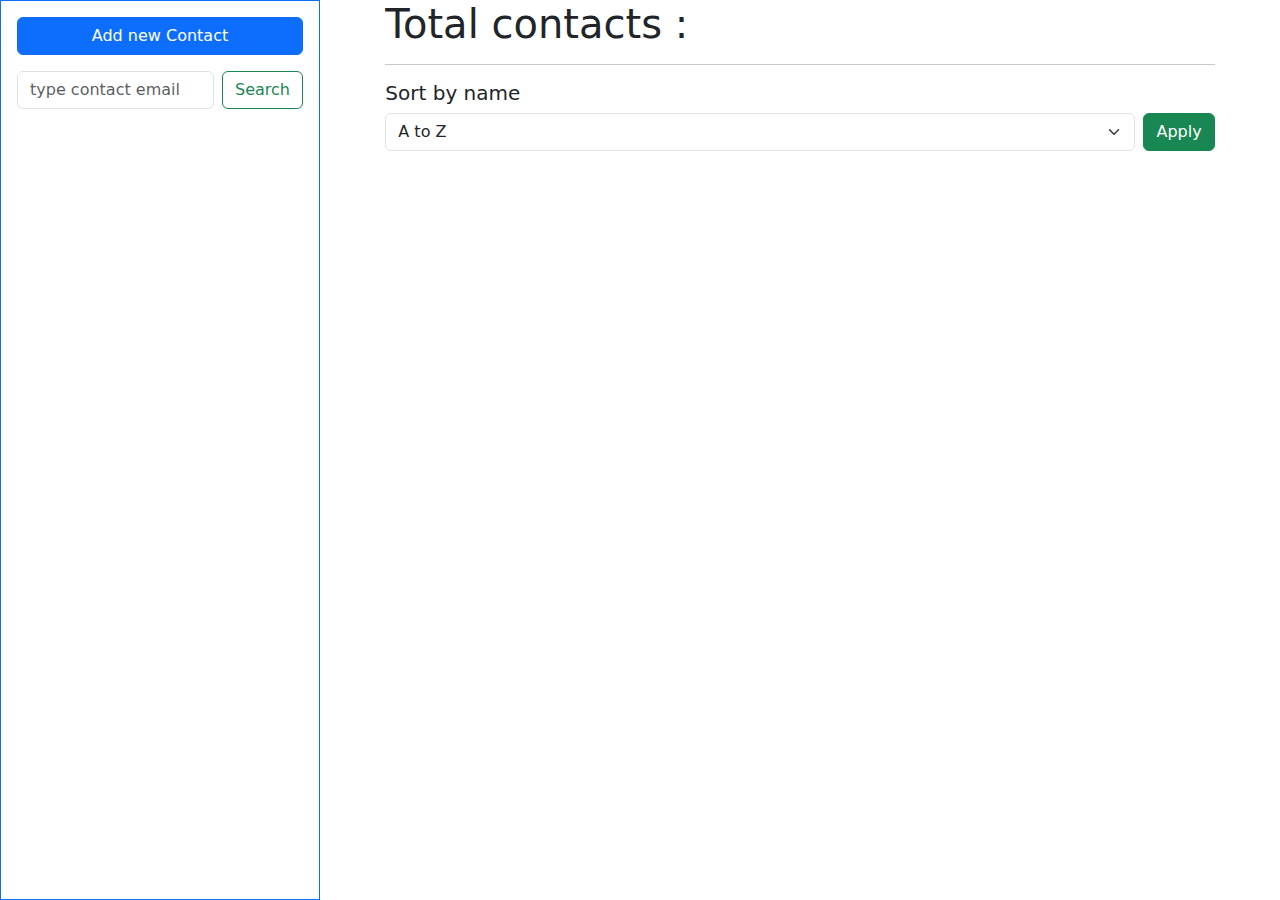
<file: arraysManipulation/index.html>
<!DOCTYPE html>
<html lang="en">

<head>
    <meta charset="UTF-8">
    <meta name="viewport" content="width=device-width, initial-scale=1.0">
    <title>Plan d'action Local Storage | Arrays manipulation</title>
    <link href="https://cdn.jsdelivr.net/npm/bootstrap@5.3.3/dist/css/bootstrap.min.css" rel="stylesheet">
    <link rel="stylesheet" href="https://cdn.jsdelivr.net/npm/bootstrap-icons@1.11.3/font/bootstrap-icons.min.css">
</head>

<body>

    <div class="container-fluid">
        <div class="row">
            <div class="col-3 border border-primary vh-100 p-3 d-flex flex-column">

                <div class="mb-3">
                    <button class="btn btn-primary w-100" data-bs-toggle="modal" data-bs-target="#AddContactModal">Add
                        new Contact</button>
                </div>

                <div class="searchbar mb-4">
                    <form class="d-flex" role="search" name="search">
                        <input class="form-control me-2" type="search" id="searchinput" placeholder="type contact email"
                            aria-label="Search" />
                        <button class="btn btn-outline-success" type="submit">Search</button>
                    </form>
                </div>

                <div class="overflow-auto" id="contactList">


                </div>
            </div>
            <div class="container col-8">
                <h1>Total contacts : <span id="total"></span></h1>
                <hr>
                <h5>Sort by name </h5>
                <form name="sortform">
                    <div class="d-flex gap-2">
                        <select class="form-select" aria-label="Default select example" id="selectsort">
                            <option value="1">A to Z</option>
                            <option value="2">Z to A</option>
                        </select>
                        <button type="submit" class="btn btn-success">Apply</button>
                    </div>
                </form>
                <div id="rendersort" class="d-flex gap-2 mt-3 flex-wrap">

                </div>
            </div>
        </div>
    </div>
    </div>

    <!-- Modal -->
    <div class="modal fade" id="AddContactModal" tabindex="-1" aria-labelledby="exampleModalLabel" aria-hidden="true">
        <div class="modal-dialog">
            <div class="modal-content">
                <div class="modal-header">
                    <h1 class="modal-title fs-5" id="exampleModalLabel">Modal title</h1>
                    <button type="button" class="btn-close" data-bs-dismiss="modal" aria-label="Close"></button>
                </div>
                <div class="modal-body">
                    <form class="form" name="addForm">
                        <div class="mb-3">
                            <label for="FullName" class="form-label">Full Name</label>
                            <input type="text" id="FullName" name="FullName" class="form-control">
                        </div>
                        <div class="mb-3">
                            <label for="email">Email</label>
                            <input type="email" id="email" name="email" class="form-control">
                        </div>
                        <div class="mb-3">
                            <label for="phone" class="form-label">Phone number</label>
                            <input type="tel" id="phone" name="phone" class="form-control">
                        </div>
                        <div class="modal-footer">
                            <button type="button" class="btn btn-secondary" data-bs-dismiss="modal">Close</button>
                            <button type="submit" class="btn btn-primary">Add new contact</button>
                        </div>
                    </form>
                </div>
            </div>
        </div>
    </div>
    <!-- modal -->
    <div class="modal fade" id="EditContact" tabindex="-1" aria-labelledby="exampleModalLabel" aria-hidden="true">
        <div class="modal-dialog">
            <div class="modal-content">
                <div class="modal-header">
                    <h1 class="modal-title fs-5" id="exampleModalLabel">Edit contact</h1>
                    <button type="button" class="btn-close" data-bs-dismiss="modal" aria-label="Close"></button>
                </div>
                <div class="modal-body" id="editbody">

                </div>
            </div>
        </div>
    </div>
    <script src="https://cdn.jsdelivr.net/npm/bootstrap@5.3.3/dist/js/bootstrap.bundle.min.js"></script>
    <script src="index.js"></script>
</body>

</html>
</file>
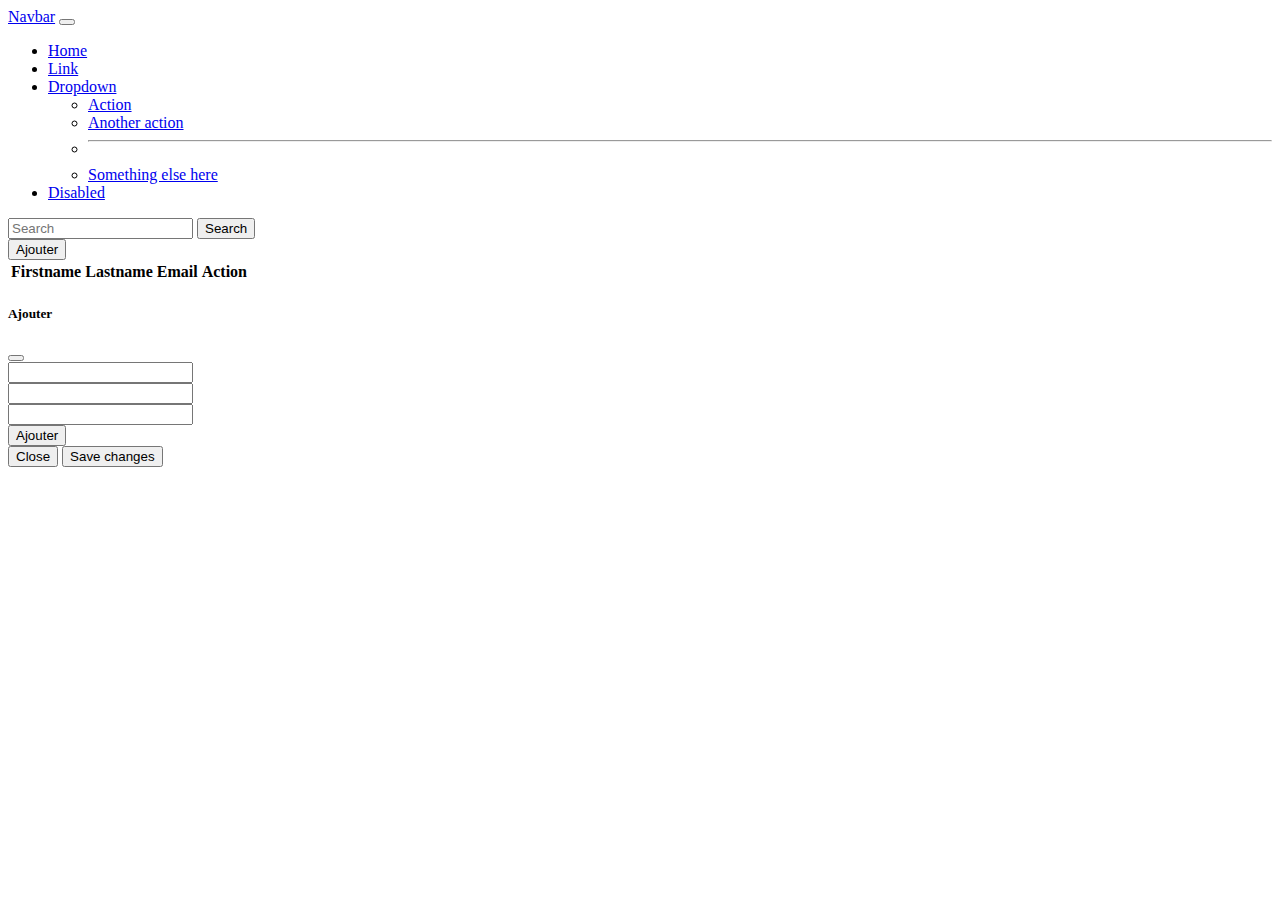
<file: MES/index.html>
<!DOCTYPE html>
<html lang="en">

<head>
    <meta charset="UTF-8">
    <meta name="viewport" content="width=device-width, initial-scale=1.0">
    <link href="https://cdn.jsdelivr.net/npm/bootstrap@5.0.2/dist/css/bootstrap.min.css" rel="stylesheet"
        integrity="sha384-EVSTQN3/azprG1Anm3QDgpJLIm9Nao0Yz1ztcQTwFspd3yD65VohhpuuCOmLASjC" crossorigin="anonymous">
    <title>Document</title>
</head>

<body>
    <header>
        <nav class="navbar navbar-expand-lg navbar-light bg-light">
            <div class="container-fluid">
                <a class="navbar-brand" href="#">Navbar</a>
                <button class="navbar-toggler" type="button" data-bs-toggle="collapse"
                    data-bs-target="#navbarSupportedContent" aria-controls="navbarSupportedContent"
                    aria-expanded="false" aria-label="Toggle navigation">
                    <span class="navbar-toggler-icon"></span>
                </button>
                <div class="collapse navbar-collapse" id="navbarSupportedContent">
                    <ul class="navbar-nav me-auto mb-2 mb-lg-0">
                        <li class="nav-item">
                            <a class="nav-link active" aria-current="page" href="#">Home</a>
                        </li>
                        <li class="nav-item">
                            <a class="nav-link" href="#">Link</a>
                        </li>
                        <li class="nav-item dropdown">
                            <a class="nav-link dropdown-toggle" href="#" id="navbarDropdown" role="button"
                                data-bs-toggle="dropdown" aria-expanded="false">
                                Dropdown
                            </a>
                            <ul class="dropdown-menu" aria-labelledby="navbarDropdown">
                                <li><a class="dropdown-item" href="#">Action</a></li>
                                <li><a class="dropdown-item" href="#">Another action</a></li>
                                <li>
                                    <hr class="dropdown-divider">
                                </li>
                                <li><a class="dropdown-item" href="#">Something else here</a></li>
                            </ul>
                        </li>
                        <li class="nav-item">
                            <a class="nav-link disabled" href="#" tabindex="-1" aria-disabled="true">Disabled</a>
                        </li>
                    </ul>
                    <form class="d-flex" name="searchform">
                        <input class="form-control me-2" type="search" id="searchkw" placeholder="Search" aria-label="Search">
                        <button class="btn btn-outline-success" type="submit">Search</button>
                    </form>
                </div>
            </div>
        </nav>
    </header>
    <main class="container">
        <section class="header-section d-flex justify-content-end mt-5 bg-dark p-5">
            <div class="">
                <button type="button" class="btn btn-success" data-bs-toggle="modal"
                    data-bs-target="#exampleModal">Ajouter</button>
            </div>
        </section>
        <table class="table">
            <thead>
                <tr>
                    <th scope="col">Firstname</th>
                    <th scope="col">Lastname</th>
                    <th scope="col">Email</th>
                    <th scope="col">Action</th>
                </tr>
            </thead>
            <tbody id="dataContent">
                
            </tbody>
        </table>
    </main>


    <div class="modal fade" id="exampleModal" tabindex="-1" aria-labelledby="exampleModalLabel" aria-hidden="true">
        <div class="modal-dialog">
            <div class="modal-content">
                <div class="modal-header">
                    <h5 class="modal-title" id="exampleModalLabel">Ajouter</h5>
                    <button type="button" class="btn-close" data-bs-dismiss="modal" aria-label="Close"></button>
                </div>
                <div class="modal-body">
                    <form name="ajouter" action="">
                        <div class="form-group">
                            <label for="firstname" class="form-label"></label>
                            <input type="text" name="firstname" id="firstname" class="form-control">
                        </div>
                        <div class="form-group">
                            <label for="lastname" class="form-label"></label>
                            <input type="text" name="lastname" id="lastname" class="form-control">
                        </div>
                        <div class="form-group">
                            <label for="email" class="form-label"></label>
                            <input type="text" name="email" id="email" class="form-control">
                        </div>
                        <div class="form-group mt-4">
                            <button class="btn btn-success w-100">Ajouter</button>
                        </div>
                    </form>
                </div>
                <div class="modal-footer">
                    <button type="button" class="btn btn-secondary" data-bs-dismiss="modal">Close</button>
                    <button type="button" class="btn btn-primary">Save changes</button>
                </div>
            </div>
        </div>
    </div>


    <script src="https://cdn.jsdelivr.net/npm/bootstrap@5.0.2/dist/js/bootstrap.bundle.min.js"
        integrity="sha384-MrcW6ZMFYlzcLA8Nl+NtUVF0sA7MsXsP1UyJoMp4YLEuNSfAP+JcXn/tWtIaxVXM"
        crossorigin="anonymous"></script>
        <script src="script.js"></script>
</body>

</html>
</file>
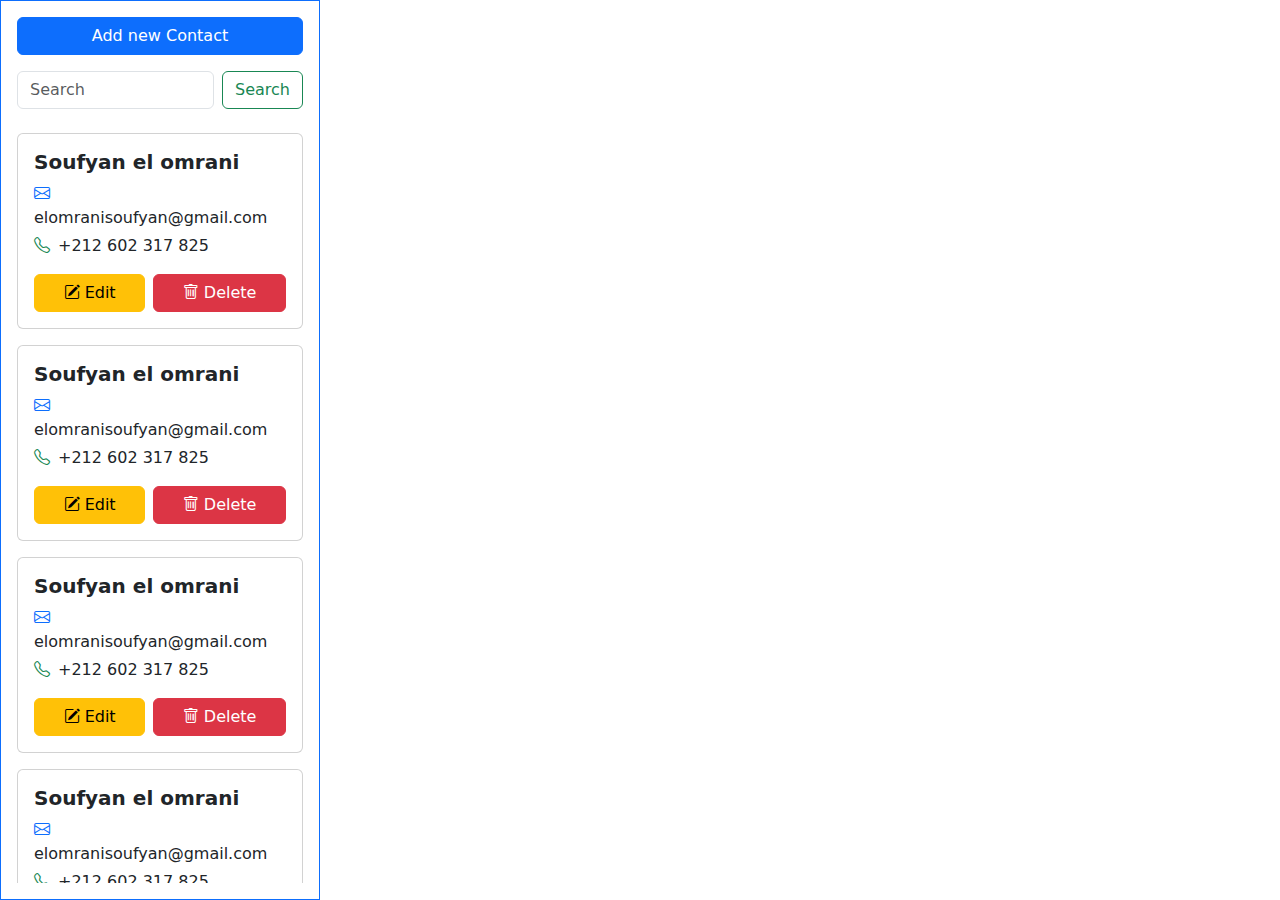
<file: objectsManipulation/index.html>
<!DOCTYPE html>
<html lang="en">

<head>
    <meta charset="UTF-8">
    <meta name="viewport" content="width=device-width, initial-scale=1.0">
    <title>Plan d'action Local Storage | Arrays manipulation</title>
    <link href="https://cdn.jsdelivr.net/npm/bootstrap@5.3.3/dist/css/bootstrap.min.css" rel="stylesheet">
    <link rel="stylesheet" href="https://cdn.jsdelivr.net/npm/bootstrap-icons@1.11.3/font/bootstrap-icons.min.css">
</head>

<body>

    <div class="container-fluid">
        <div class="row">
            <div class="col-3 border border-primary vh-100 p-3 d-flex flex-column">

                <div class="mb-3">
                    <button class="btn btn-primary w-100" data-bs-toggle="modal" data-bs-target="#AddContactModal">Add
                        new Contact</button>
                </div>

                <div class="searchbar mb-4">
                    <form class="d-flex" role="search" name="searchform">
                        <input class="form-control me-2" id=searchkw"" type="search" placeholder="Search" aria-label="Search" />
                        <button class="btn btn-outline-success" type="submit">Search</button>
                    </form>
                </div>

                <div class="overflow-auto">
                    <div class="card mb-3 w-100">
                        <div class="card-body">
                            <h5 class="card-title fw-bold">Soufyan el omrani</h5>
                            <div class="card-text mb-3">
                                <div class="mb-1"><i
                                        class="bi bi-envelope me-2 text-primary"></i>elomranisoufyan@gmail.com
                                </div>
                                <div><i class="bi bi-telephone me-2 text-success"></i>+212 602 317 825</div>
                            </div>
                            <div class="d-flex gap-2">
                                <button class="btn btn-warning flex-fill"><i class="bi bi-pencil-square"></i>
                                    Edit</button>
                                <button class="btn btn-danger flex-fill"><i class="bi bi-trash"></i> Delete</button>
                            </div>
                        </div>
                    </div>
                    <div class="card mb-3 w-100">
                        <div class="card-body">
                            <h5 class="card-title fw-bold">Soufyan el omrani</h5>
                            <div class="card-text mb-3">
                                <div class="mb-1"><i
                                        class="bi bi-envelope me-2 text-primary"></i>elomranisoufyan@gmail.com
                                </div>
                                <div><i class="bi bi-telephone me-2 text-success"></i>+212 602 317 825</div>
                            </div>
                            <div class="d-flex gap-2">
                                <button class="btn btn-warning flex-fill"><i class="bi bi-pencil-square"></i>
                                    Edit</button>
                                <button class="btn btn-danger flex-fill"><i class="bi bi-trash"></i> Delete</button>
                            </div>
                        </div>
                    </div>
                    <div class="card mb-3 w-100">
                        <div class="card-body">
                            <h5 class="card-title fw-bold">Soufyan el omrani</h5>
                            <div class="card-text mb-3">
                                <div class="mb-1"><i
                                        class="bi bi-envelope me-2 text-primary"></i>elomranisoufyan@gmail.com
                                </div>
                                <div><i class="bi bi-telephone me-2 text-success"></i>+212 602 317 825</div>
                            </div>
                            <div class="d-flex gap-2">
                                <button class="btn btn-warning flex-fill"><i class="bi bi-pencil-square"></i>
                                    Edit</button>
                                <button class="btn btn-danger flex-fill"><i class="bi bi-trash"></i> Delete</button>
                            </div>
                        </div>
                    </div>
                    <div class="card mb-3 w-100">
                        <div class="card-body">
                            <h5 class="card-title fw-bold">Soufyan el omrani</h5>
                            <div class="card-text mb-3">
                                <div class="mb-1"><i
                                        class="bi bi-envelope me-2 text-primary"></i>elomranisoufyan@gmail.com
                                </div>
                                <div><i class="bi bi-telephone me-2 text-success"></i>+212 602 317 825</div>
                            </div>
                            <div class="d-flex gap-2">
                                <button class="btn btn-warning flex-fill"><i class="bi bi-pencil-square"></i>
                                    Edit</button>
                                <button class="btn btn-danger flex-fill"><i class="bi bi-trash"></i> Delete</button>
                            </div>
                        </div>
                    </div>
                </div>

            </div>

            <div class="col-8">
            </div>
        </div>
    </div>


    <!-- Modal -->
    <div class="modal fade" id="AddContactModal" tabindex="-1" aria-labelledby="exampleModalLabel" aria-hidden="true">
        <div class="modal-dialog">
            <div class="modal-content">
                <div class="modal-header">
                    <h1 class="modal-title fs-5" id="exampleModalLabel">Modal title</h1>
                    <button type="button" class="btn-close" data-bs-dismiss="modal" aria-label="Close"></button>
                </div>
                <div class="modal-body">
                    <form class="form">
                        <div class="mb-3">
                            <label for="FullName" class="form-label">Full Name</label>
                            <input type="text" id="FullName" class="form-control">
                        </div>
                        <div class="mb-3">
                            <label for="email">Email</label>
                            <input type="email" id="email" class="form-control">
                        </div>
                        <div class="mb-3">
                            <label for="phone" class="form-label">Phone number</label>
                            <input type="tel" id="phone" class="form-control">
                        </div>
                        <div class="modal-footer">
                            <button type="submit" class="btn btn-secondary" data-bs-dismiss="modal">Close</button>
                            <button type="button" class="btn btn-primary">Add new contact</button>
                        </div>
                    </form>
                </div>

            </div>
        </div>
    </div>
    <script src="https://cdn.jsdelivr.net/npm/bootstrap@5.3.3/dist/js/bootstrap.bundle.min.js"></script>
    <script src="script.js"></script>
</body>

</html>
</file>
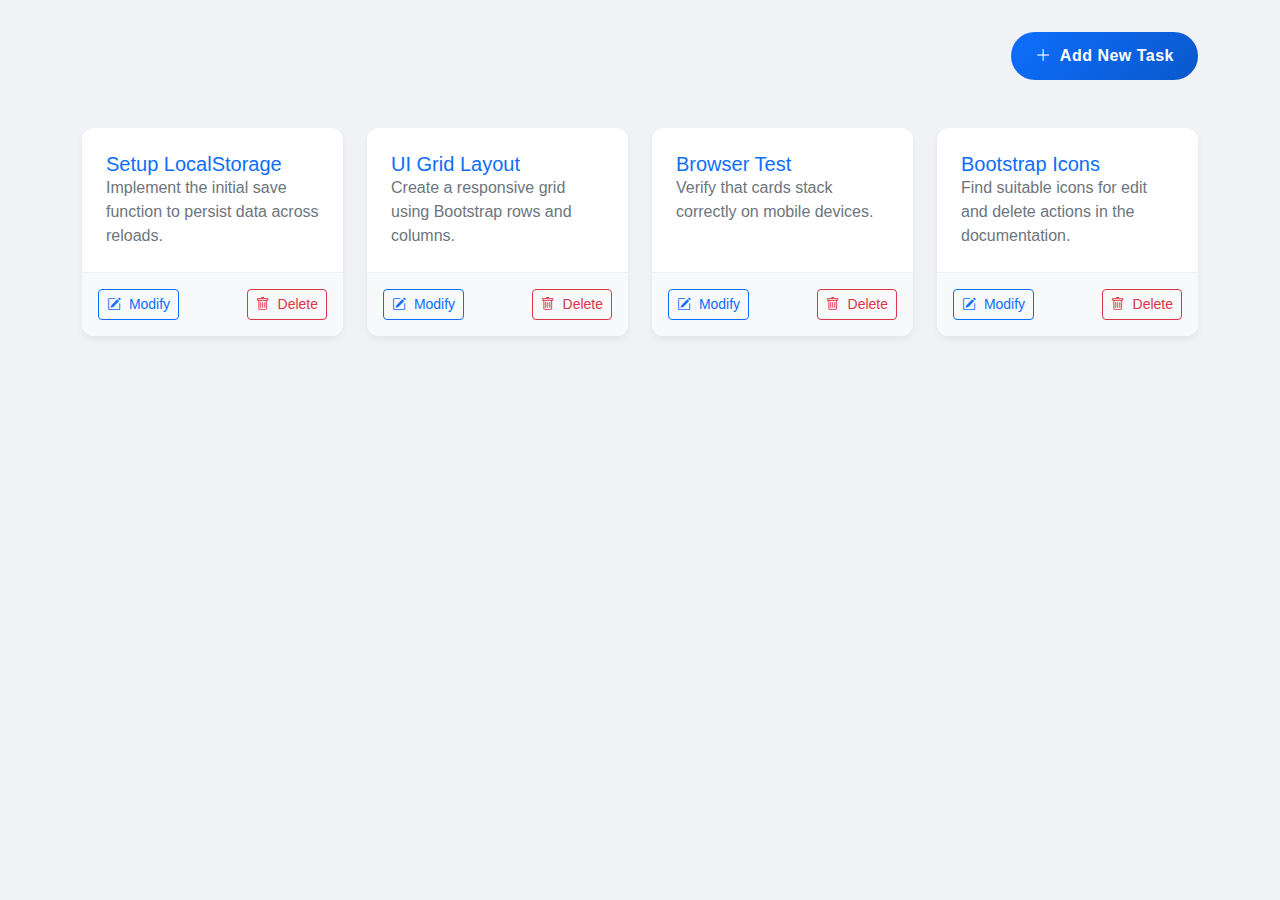
<file: localStorage/miniproject.html>
<!DOCTYPE html>
<html lang="en">

<head>
    <meta charset="UTF-8">
    <meta name="viewport" content="width=device-width, initial-scale=1.0">
    <title>Mini Project | Plan d'action Local Storage</title>
    <link href="https://cdn.jsdelivr.net/npm/bootstrap@5.3.3/dist/css/bootstrap.min.css" rel="stylesheet"
        xintegrity="sha384-QWTKZyjpPEjISv5WaRU9OFeRpok6YctnYmDr5pNlyT2bRjXh0JMhjY6hW+ALEwIH" crossorigin="anonymous">
    <link rel="stylesheet" href="https://cdn.jsdelivr.net/npm/bootstrap-icons@1.11.3/font/bootstrap-icons.min.css">
    <link rel="stylesheet" href="miniproject.css">
</head>

<body>
    <div class="container main-container">

        <div class="row mb-5 align-items-center">
            <div class="col-md-6 text-center text-md-start">
            </div>
            <div class="col-md-6 text-center text-md-end mt-3 mt-md-0">
                <button type="button" class="btn btn-primary btn-add-task text-white rounded-pill"
                    data-bs-toggle="modal" data-bs-target="#addtaskmodal">
                    <i class="bi bi-plus-lg me-2"></i>Add New Task
                </button>
            </div>
        </div>

        <div class="row g-4 justify-content-center">

            <div class="col-12 col-md-6 col-lg-3">
                <div class="task-card d-flex flex-column">
                    <div class="card-body">
                        <h5 class="card-title text-primary">Setup LocalStorage</h5>
                        <p class="card-text text-secondary">Implement the initial save function to persist data across
                            reloads.</p>
                    </div>
                    <div class="card-footer d-flex justify-content-between">
                        <button class="btn btn-outline-primary btn-sm btn-action w-45">
                            <i class="bi bi-pencil-square me-1"></i> Modify
                        </button>
                        <button class="btn btn-outline-danger btn-sm btn-action w-45">
                            <i class="bi bi-trash me-1"></i> Delete
                        </button>
                    </div>
                </div>
            </div>

            <div class="col-12 col-md-6 col-lg-3">
                <div class="task-card d-flex flex-column">
                    <div class="card-body">
                        <h5 class="card-title text-primary">UI Grid Layout</h5>
                        <p class="card-text text-secondary">Create a responsive grid using Bootstrap rows and columns.
                        </p>
                    </div>
                    <div class="card-footer d-flex justify-content-between">
                        <button class="btn btn-outline-primary btn-sm btn-action w-45">
                            <i class="bi bi-pencil-square me-1"></i> Modify
                        </button>
                        <button class="btn btn-outline-danger btn-sm btn-action w-45">
                            <i class="bi bi-trash me-1"></i> Delete
                        </button>
                    </div>
                </div>
            </div>

            <div class="col-12 col-md-6 col-lg-3">
                <div class="task-card d-flex flex-column">
                    <div class="card-body">
                        <h5 class="card-title text-primary">Browser Test</h5>
                        <p class="card-text text-secondary">Verify that cards stack correctly on mobile devices.</p>
                    </div>
                    <div class="card-footer d-flex justify-content-between">
                        <button class="btn btn-outline-primary btn-sm btn-action w-45">
                            <i class="bi bi-pencil-square me-1"></i> Modify
                        </button>
                        <button class="btn btn-outline-danger btn-sm btn-action w-45">
                            <i class="bi bi-trash me-1"></i> Delete
                        </button>
                    </div>
                </div>
            </div>

            <div class="col-12 col-md-6 col-lg-3">
                <div class="task-card d-flex flex-column">
                    <div class="card-body">
                        <h5 class="card-title text-primary">Bootstrap Icons</h5>
                        <p class="card-text text-secondary">Find suitable icons for edit and delete actions in the
                            documentation.</p>
                    </div>
                    <div class="card-footer d-flex justify-content-between">
                        <button class="btn btn-outline-primary btn-sm btn-action w-45">
                            <i class="bi bi-pencil-square me-1"></i> Modify
                        </button>
                        <button class="btn btn-outline-danger btn-sm btn-action w-45">
                            <i class="bi bi-trash me-1"></i> Delete
                        </button>
                    </div>
                </div>
            </div>

        </div>
    </div>

    <!-- modal  -->
    <div class="modal fade" id="addtaskmodal" tabindex="-1" aria-labelledby="exampleModalLabel" aria-hidden="true">
        <div class="modal-dialog">
            <div class="modal-content">
                <div class="modal-header">
                    <h1 class="modal-title fs-5" id="exampleModalLabel">Modal title</h1>
                    <button type="button" class="btn-close" data-bs-dismiss="modal" aria-label="Close"></button>
                </div>
                <div class="modal-body">
                    <form id="taskForm">
                        <div class="modal-body">
                            <div class="mb-3">
                                <label for="taskTitle" class="form-label">Task Title</label>
                                <input type="text" class="form-control" id="taskTitle" placeholder="Enter task title"
                                    required>
                            </div>

                            <div class="mb-3">
                                <label for="taskDescription" class="form-label">Description</label>
                                <textarea class="form-control" id="taskDescription" placeholder="Add a description..."
                                    style="height: 100px" required></textarea>
                            </div>
                        </div>

                        <div class="modal-footer">
                            <button type="button" class="btn btn-secondary" data-bs-dismiss="modal">Close</button>
                            <button type="submit" class="btn btn-primary">Add Task</button>
                        </div>
                    </form>
                </div>
            </div>
        </div>
    </div>
    <script src="https://cdn.jsdelivr.net/npm/bootstrap@5.3.3/dist/js/bootstrap.bundle.min.js"
        xintegrity="sha384-YvpcrYf0tY3lHB60NNkmXc5s9fDVZLESaAA55NDzOxhy9GkcIdslK1eN7N6jIeHz"
        crossorigin="anonymous"></script>
    <script src="miniproject.js"></script>
</body>

</html>
</file>
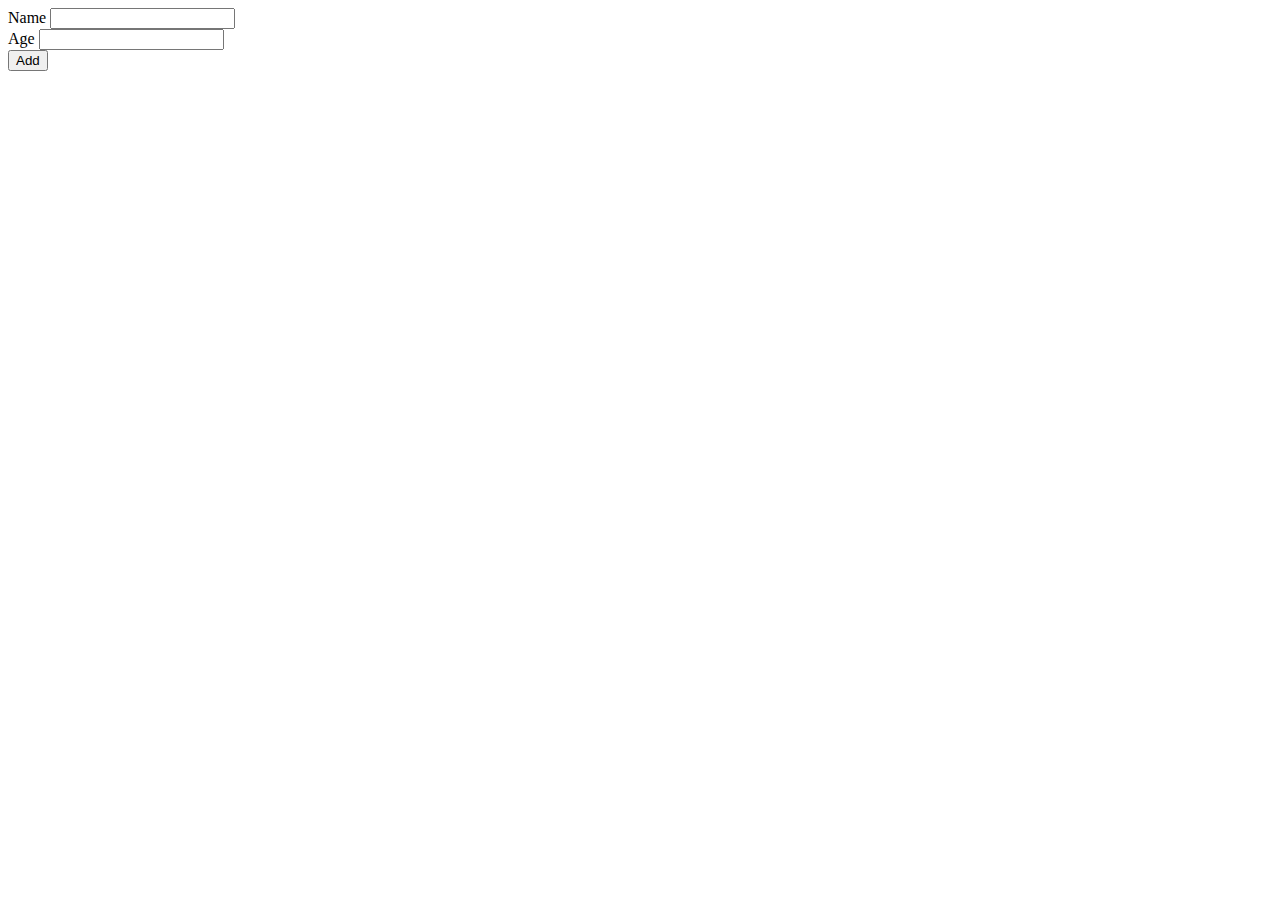
<file: localStorage/part5.html>
<!DOCTYPE html>
<html lang="en">

<head>
    <meta charset="UTF-8">
    <meta name="viewport" content="width=device-width, initial-scale=1.0">
    <title>Plan d'action Local Storage</title>
    <link href="https://cdn.jsdelivr.net/npm/bootstrap@5.3.8/dist/css/bootstrap.min.css" rel="stylesheet"
        integrity="sha384-sRIl4kxILFvY47J16cr9ZwB07vP4J8+LH7qKQnuqkuIAvNWLzeN8tE5YBujZqJLB" crossorigin="anonymous">
    <link rel="stylesheet" href="style.css">
</head>

<body>
    <div class="container">
        <form name="localstorage">
            <div class="mb-3 w-25">
                <label for="name" class="form-label">Name</label>
                <input type="text" class="form-control" id="name">
            </div>
            <div class="mb-3 w-25">
                <label for="age" class="form-label">Age</label>
                <input type="number" class="form-control" id="age">
            </div>
            <button type="submit" class="btn btn-primary">Add</button>
        </form>
    </div>
    <script src="https://cdn.jsdelivr.net/npm/bootstrap@5.3.8/dist/js/bootstrap.bundle.min.js"
        integrity="sha384-FKyoEForCGlyvwx9Hj09JcYn3nv7wiPVlz7YYwJrWVcXK/BmnVDxM+D2scQbITxI"
        crossorigin="anonymous"></script>
    <script src="localStoragepart5.js"></script>
</body>

</html>
</file>
<file: localStorage/miniproject.css>
body {
            background-color: #f0f2f5;
            font-family: 'Segoe UI', Tahoma, Geneva, Verdana, sans-serif;
        }

        .main-container {
            padding-top: 2rem;
            padding-bottom: 2rem;
        }

        .task-card {
            border: none;
            border-radius: 12px;
            background: white;
            box-shadow: 0 4px 6px rgba(0, 0, 0, 0.05);
            overflow: hidden;
            height: 100%;
        }

        .card-body {
            padding: 1.5rem;
        }

        .card-footer {
            background-color: #f8f9fa;
            border-top: 1px solid #edf2f7;
            padding: 1rem;
        }

        .btn-add-task {
            background: linear-gradient(135deg, #0d6efd 0%, #0a58ca 100%);
            border: none;
            padding: 12px 24px;
            font-weight: 600;
            letter-spacing: 0.5px;
        }
</file>
<file: localStorage/style.css>
.card{
    width:420px;
}
</file>
